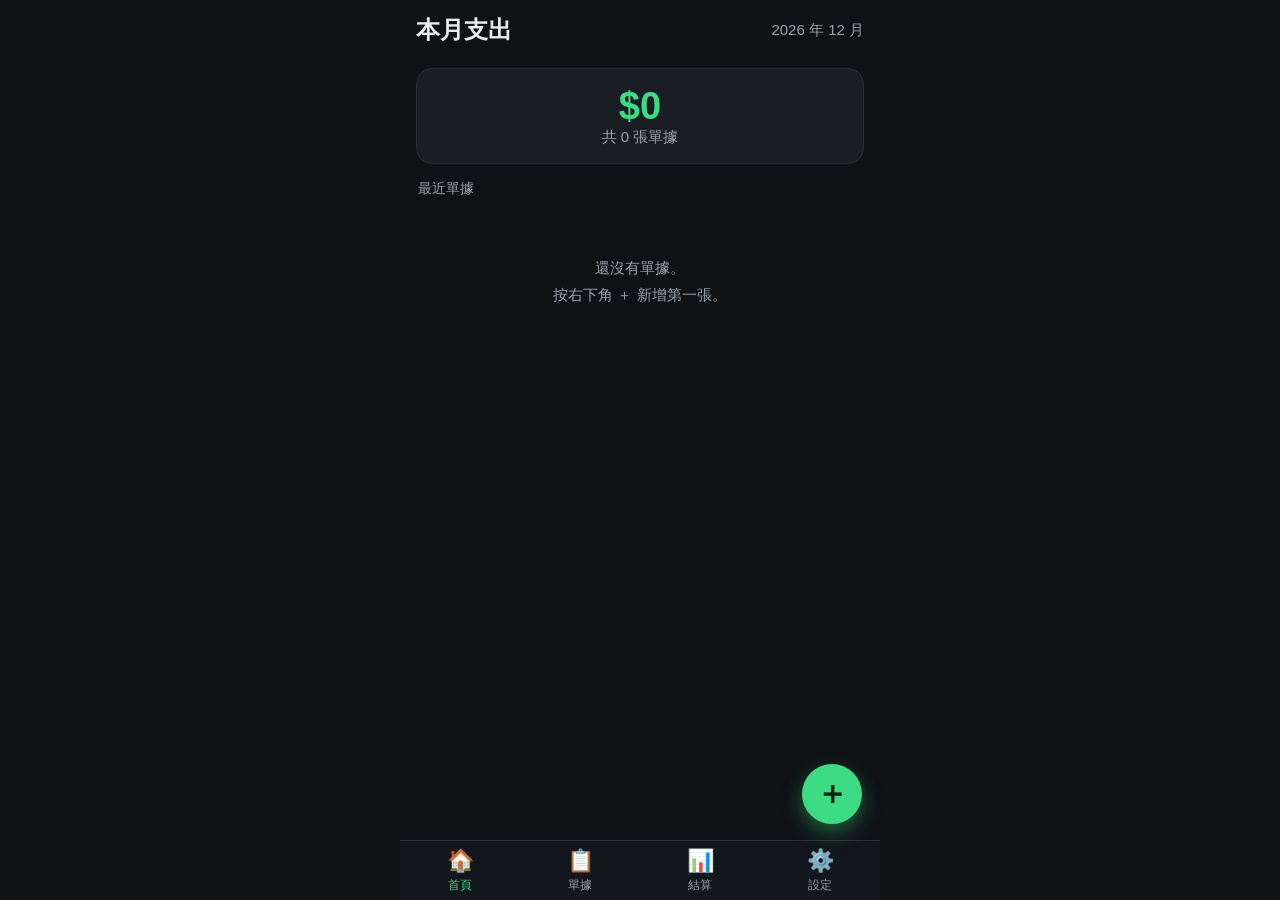
<file: index.html>
<!DOCTYPE html>
<html lang="zh-Hant">
<head>
<meta charset="utf-8">
<meta name="viewport" content="width=device-width, initial-scale=1, maximum-scale=1, viewport-fit=cover">
<title>餐廳記帳</title>
<link rel="stylesheet" href="styles.css?v=14">
</head>
<body>
  <div id="app">

    <!-- 首頁 -->
    <section class="screen" data-screen="home">
      <header class="hd"><div class="hd-title">本月支出</div><div class="hd-sub" id="homeMonthLabel">—</div></header>
      <div class="content">
        <div class="card center">
          <div class="big" id="homeTotal">$0</div>
          <div class="muted" id="homeCount">共 0 張單據</div>
        </div>
        <div class="muted sec-label">最近單據</div>
        <div id="homeRecent"></div>
      </div>
    </section>

    <!-- 單據庫 -->
    <section class="screen" data-screen="list" hidden>
      <header class="hd"><div class="hd-title">單據庫</div><div class="hd-sub" id="listCount">—</div></header>
      <div class="content"><div id="listAll"></div></div>
    </section>

    <!-- 結算：日 / 月 / 年 -->
    <section class="screen" data-screen="summary" hidden>
      <header class="hd"><div class="hd-title">結算</div></header>
      <div class="content">
        <div class="seg" id="sumSeg">
          <div data-m="day">日</div><div data-m="month" class="on">月</div><div data-m="year">年</div>
        </div>
        <div class="period-nav">
          <button id="sumPrev" aria-label="上一期">‹</button>
          <div id="sumLabel">—</div>
          <button id="sumNext" aria-label="下一期">›</button>
        </div>
        <div class="card center"><div class="big" id="sumTotal">$0</div><div class="muted" id="sumCount">共 0 張</div></div>
        <div class="muted sec-label">分類明細</div>
        <div id="sumBreakdown"></div>
      </div>
    </section>

    <!-- 設定（後面做） -->
    <section class="screen" data-screen="settings" hidden>
      <header class="hd"><div class="hd-title">設定</div></header>
      <div class="content">
        <div class="card">
          <div class="muted sec-label" style="margin-top:0">雲端同步（Google Sheet / Drive）</div>
          <div class="muted hint" id="syncState">尚未設定</div>
          <input id="fSyncUrl" class="text-input" placeholder="Apps Script 網址（/exec 結尾）" autocomplete="off" style="margin-bottom:8px">
          <input id="fSyncToken" class="text-input" placeholder="Token（跟 Apps Script 裡設的一樣）" autocomplete="off">
          <div style="display:flex;gap:8px;margin-top:10px">
            <button class="btn ghost" id="btnSyncTest" style="margin-top:0">測試連線</button>
            <button class="btn" id="btnSyncSave" style="margin-top:0">儲存</button>
          </div>
          <button class="btn ghost" id="btnSyncNow" style="margin-top:10px">立即同步</button>
          <div class="ocr-status" id="syncStatus" style="color:var(--sub)"></div>
        </div>
        <div class="card">
          <div class="muted sec-label" style="margin-top:0">資料</div>
          <button class="btn ghost" id="btnClearAll">清空所有單據（本機）</button>
        </div>
      </div>
    </section>

    <!-- 新增 / 編輯單據 -->
    <section class="screen sheet" data-screen="add" hidden>
      <header class="hd">
        <button class="hd-back" id="addCancel">✕</button>
        <div class="hd-title" id="addTitle">新增單據</div>
        <div style="width:32px"></div>
      </header>
      <div class="content">
        <!-- 照片 / OCR -->
        <div id="photoArea">
          <div class="photo-actions">
            <button class="btn ghost photo-btn" id="btnCamera">📷 拍照</button>
            <button class="btn ghost photo-btn" id="btnAlbum">🖼 選相</button>
          </div>
          <div id="ocrStatus" class="ocr-status"></div>
          <div id="photoPreview" hidden>
            <img id="photoImg" alt="單據影像">
            <button id="btnRemovePhoto" class="photo-remove">✕ 移除照片</button>
          </div>
          <input type="file" id="fileCamera" accept="image/*" capture="environment" hidden>
          <input type="file" id="fileAlbum" accept="image/*" hidden>
        </div>

        <button class="btn ghost" id="btnBatch" style="margin-top:10px">📚 一次入多張（連拍 / 多選）</button>

        <!-- 種類（先選種類，供應商欄只顯示這類的店） -->
        <div class="muted sec-label">種類</div>
        <div class="cat-grid" id="catGrid"></div>

        <!-- 人工專屬：選員工（金額照常直接填） -->
        <div id="employeeBox" hidden>
          <div class="muted sec-label">員工名稱</div>
          <select id="fEmployeeSel" class="text-input"></select>
        </div>

        <!-- 供應商（只列所選種類的供應商，可打字新增） -->
        <div id="supplierBox" hidden>
          <div class="muted sec-label">供應商名稱</div>
          <select id="fSupplierSel" class="text-input"></select>
          <input id="fSupplierNew" class="text-input" placeholder="輸入新供應商名稱" autocomplete="off" hidden style="margin-top:8px">
          <div class="muted hint" id="supplierHint"></div>
        </div>

        <!-- 金額 -->
        <div class="amt-row" id="amountRow" hidden>
          <span class="muted">金額</span>
          <input id="fAmount" class="amt-input" inputmode="decimal" placeholder="0.00">
        </div>

        <!-- 日期 + 備註 -->
        <div class="muted sec-label">日期</div>
        <input id="fDate" class="text-input" type="date">
        <div class="muted sec-label">備註（選填）</div>
        <input id="fNote" class="text-input" placeholder="補充說明">

        <button class="btn" id="btnSave">✓ 儲存</button>
        <button class="btn danger ghost" id="btnDelete" hidden>🗑 刪除這張</button>
      </div>
    </section>

    <!-- 批次入單 -->
    <section class="screen sheet" data-screen="batch" hidden>
      <header class="hd">
        <button class="hd-back" id="batchCancel">✕</button>
        <div class="hd-title">批次入單</div>
        <div class="hd-sub" id="batchCount"></div>
      </header>
      <div class="content">
        <div class="photo-actions">
          <button class="btn ghost photo-btn" id="btnBatchCam">📷 連拍</button>
          <button class="btn ghost photo-btn" id="btnBatchAlbum">🖼 多選</button>
        </div>
        <div class="muted hint" id="batchHint">拍或選多張單據（最多 20 張），會逐張自動辨識，下面每列都可即時改。</div>
        <div id="batchList"></div>
        <button class="btn" id="btnBatchSaveAll" hidden>✓ 全部儲存</button>
        <input type="file" id="fileBatchCam" accept="image/*" capture="environment" hidden>
        <input type="file" id="fileBatchAlbum" accept="image/*" multiple hidden>
      </div>
    </section>

    <!-- 底部分頁 -->
    <nav class="tabbar">
      <div class="tab on" data-go="home"><i>🏠</i>首頁</div>
      <div class="tab" data-go="list"><i>📋</i>單據</div>
      <div class="tab" data-go="summary"><i>📊</i>結算</div>
      <div class="tab" data-go="settings"><i>⚙️</i>設定</div>
    </nav>
    <button class="fab" id="fab">＋</button>

  </div>

  <script src="db.js?v=14"></script>
  <script src="classify.js?v=14"></script>
  <script src="ocr.js?v=14"></script>
  <script src="sync.js?v=14"></script>
  <script src="app.js?v=14"></script>
</body>
</html>
</file>
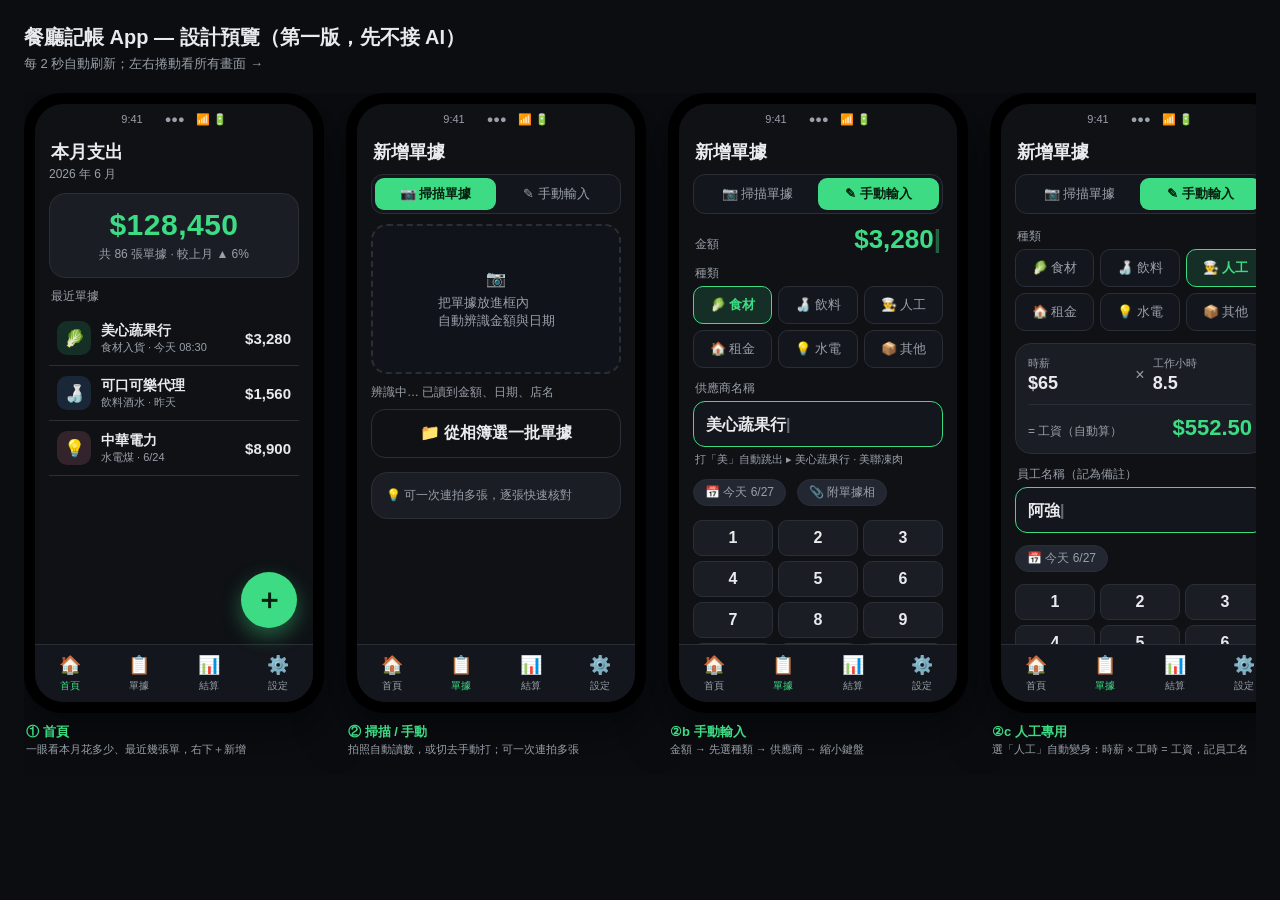
<file: mockups/preview.html>
<!DOCTYPE html>
<html lang="zh-Hant">
<head>
<meta charset="utf-8">
<meta name="viewport" content="width=device-width, initial-scale=1">
<title>餐廳記帳 App — 設計預覽</title>
<meta http-equiv="refresh" content="2">
<style>
  :root{
    --bg:#0f1115; --card:#1a1d24; --ink:#e8eaed; --sub:#9aa0aa;
    --accent:#3ddc84; --accent2:#ffb648; --line:#2a2e37; --danger:#ff6b6b;
  }
  *{box-sizing:border-box;font-family:-apple-system,"PingFang TC","Noto Sans CJK TC",sans-serif}
  body{margin:0;background:#0b0d11;color:var(--ink);padding:24px}
  h1{font-size:20px;margin:0 0 4px}
  .tag{color:var(--sub);font-size:13px;margin-bottom:20px}
  .rail{display:flex;gap:22px;overflow-x:auto;padding-bottom:18px}
  .col{flex:0 0 auto;width:300px}
  .cap{font-size:13px;color:var(--accent);margin:10px 2px 0;font-weight:700}
  .cap small{color:var(--sub);font-weight:400;display:block;margin-top:2px}
  .phone{width:300px;height:620px;background:#000;border-radius:38px;padding:11px;
    box-shadow:0 18px 50px rgba(0,0,0,.5)}
  .screen{width:100%;height:100%;background:var(--bg);border-radius:28px;overflow:hidden;
    display:flex;flex-direction:column;position:relative}
  .sb{height:30px;display:flex;align-items:center;justify-content:center;color:var(--sub);font-size:11px;flex:0 0 auto}
  .body{flex:1;overflow:hidden;padding:0 14px}
  .title{font-size:18px;font-weight:800;padding:6px 2px 2px}
  .muted{color:var(--sub);font-size:12px}
  .tabbar{flex:0 0 auto;height:58px;border-top:1px solid var(--line);display:flex;background:#13161c}
  .tabbar div{flex:1;display:flex;flex-direction:column;align-items:center;justify-content:center;
    gap:3px;font-size:10px;color:var(--sub)}
  .tabbar .on{color:var(--accent)}
  .tabbar i{font-size:18px;font-style:normal}
  .big{font-size:30px;font-weight:800;letter-spacing:.5px}
  .pill{display:inline-block;background:#222732;border:1px solid var(--line);border-radius:999px;
    padding:4px 11px;font-size:12px;margin:2px 4px 2px 0;color:var(--sub)}
  .pill.on{background:rgba(61,220,132,.15);border-color:var(--accent);color:var(--accent)}
  .rowitem{display:flex;align-items:center;gap:10px;padding:10px 8px;border-bottom:1px solid var(--line)}
  .dot{width:34px;height:34px;border-radius:10px;display:flex;align-items:center;justify-content:center;font-size:17px}
  .grow{flex:1;min-width:0}
  .grow .n{font-size:14px;font-weight:600}
  .grow .s{font-size:11px;color:var(--sub)}
  .amt{font-size:15px;font-weight:700}
  .card{background:var(--card);border:1px solid var(--line);border-radius:16px;padding:14px;margin:10px 0}
  .field{background:#13161c;border:1px solid var(--line);border-radius:12px;padding:10px 12px;margin:8px 0}
  .field .lab{font-size:11px;color:var(--sub)}
  .field .val{font-size:16px;font-weight:600;margin-top:3px}
  .field.edit{border-color:var(--accent)}
  .scanbox{margin:10px 0;height:150px;border:2px dashed var(--line);border-radius:16px;
    display:flex;flex-direction:column;align-items:center;justify-content:center;color:var(--sub);gap:6px;background:#101319}
  .btn{background:var(--accent);color:#06210f;font-weight:800;text-align:center;border-radius:14px;padding:13px;margin-top:8px}
  .btn.ghost{background:transparent;border:1px solid var(--line);color:var(--ink);font-weight:600}
  .fab{position:absolute;right:16px;bottom:74px;width:56px;height:56px;border-radius:50%;
    background:var(--accent);color:#06210f;display:flex;align-items:center;justify-content:center;
    font-size:28px;font-weight:700;box-shadow:0 8px 20px rgba(61,220,132,.4)}
  .seg{display:flex;background:#13161c;border:1px solid var(--line);border-radius:12px;padding:3px;margin:8px 0}
  .seg div{flex:1;text-align:center;font-size:13px;padding:7px;border-radius:9px;color:var(--sub)}
  .seg .on{background:var(--accent);color:#06210f;font-weight:700}
  .bar{display:flex;align-items:center;gap:8px;margin:9px 0;font-size:12px}
  .bar .track{flex:1;height:8px;background:#222732;border-radius:99px;overflow:hidden}
  .bar .fill{height:100%;border-radius:99px}
  .note{width:340px;flex:0 0 auto;line-height:1.7;font-size:14px;color:var(--ink)}
  .note h2{font-size:15px;color:var(--accent2);margin:18px 0 6px}
  .note ul{padding-left:18px;margin:6px 0}
  .note li{margin:4px 0}
  .key{background:#1a1d24;border:1px solid var(--line);border-radius:11px;
    text-align:center;padding:13px 0;font-size:20px;font-weight:600}
  .key.sm{padding:8px 0;font-size:16px;border-radius:9px}
  .catmini{background:#13161c;border:1px solid var(--line);border-radius:10px;
    text-align:center;padding:9px 0;font-size:13px;color:var(--sub)}
  .catmini.on{background:rgba(61,220,132,.15);border-color:var(--accent);color:var(--accent);font-weight:700}
</style>
</head>
<body>
  <h1>餐廳記帳 App — 設計預覽（第一版，先不接 AI）</h1>
  <div class="tag">每 2 秒自動刷新；左右捲動看所有畫面 →</div>

  <div class="rail">

    <!-- 1 首頁 -->
    <div class="col">
      <div class="phone"><div class="screen">
        <div class="sb">9:41　　●●●　📶 🔋</div>
        <div class="body">
          <div class="title">本月支出</div>
          <div class="muted">2026 年 6 月</div>
          <div class="card" style="text-align:center">
            <div class="big" style="color:var(--accent)">$128,450</div>
            <div class="muted" style="margin-top:4px">共 86 張單據 · 較上月 ▲ 6%</div>
          </div>
          <div class="muted" style="margin:6px 2px">最近單據</div>
          <div class="rowitem"><div class="dot" style="background:rgba(61,220,132,.15)">🥬</div>
            <div class="grow"><div class="n">美心蔬果行</div><div class="s">食材入貨 · 今天 08:30</div></div>
            <div class="amt">$3,280</div></div>
          <div class="rowitem"><div class="dot" style="background:rgba(90,169,255,.15)">🍶</div>
            <div class="grow"><div class="n">可口可樂代理</div><div class="s">飲料酒水 · 昨天</div></div>
            <div class="amt">$1,560</div></div>
          <div class="rowitem"><div class="dot" style="background:rgba(255,143,163,.15)">💡</div>
            <div class="grow"><div class="n">中華電力</div><div class="s">水電煤 · 6/24</div></div>
            <div class="amt">$8,900</div></div>
        </div>
        <div class="fab">＋</div>
        <div class="tabbar">
          <div class="on"><i>🏠</i>首頁</div><div><i>📋</i>單據</div>
          <div><i>📊</i>結算</div><div><i>⚙️</i>設定</div>
        </div>
      </div></div>
      <div class="cap">① 首頁<small>一眼看本月花多少、最近幾張單，右下＋新增</small></div>
    </div>

    <!-- 2 掃描 -->
    <div class="col">
      <div class="phone"><div class="screen">
        <div class="sb">9:41　　●●●　📶 🔋</div>
        <div class="body">
          <div class="title">新增單據</div>
          <div class="seg"><div class="on">📷 掃描單據</div><div>✎ 手動輸入</div></div>
          <div class="scanbox">📷<div style="font-size:13px">把單據放進框內<br>自動辨識金額與日期</div></div>
          <div class="muted">辨識中… 已讀到金額、日期、店名</div>
          <div class="btn ghost">📁 從相簿選一批單據</div>
          <div class="card" style="margin-top:14px">
            <div class="muted">💡 可一次連拍多張，逐張快速核對</div>
          </div>
        </div>
        <div class="tabbar">
          <div><i>🏠</i>首頁</div><div class="on"><i>📋</i>單據</div>
          <div><i>📊</i>結算</div><div><i>⚙️</i>設定</div>
        </div>
      </div></div>
      <div class="cap">② 掃描 / 手動<small>拍照自動讀數，或切去手動打；可一次連拍多張</small></div>
    </div>

    <!-- 2b 手動輸入 -->
    <div class="col">
      <div class="phone"><div class="screen">
        <div class="sb">9:41　　●●●　📶 🔋</div>
        <div class="body" style="padding:0 14px;display:flex;flex-direction:column;overflow:auto">
          <div class="title">新增單據</div>
          <div class="seg"><div>📷 掃描單據</div><div class="on">✎ 手動輸入</div></div>
          <!-- 金額 -->
          <div style="display:flex;align-items:baseline;justify-content:space-between;padding:2px 2px 0">
            <span class="muted">金額</span>
            <span style="font-size:26px;font-weight:800;color:var(--accent)">$3,280<span style="opacity:.4">|</span></span>
          </div>
          <!-- 種類（先選） -->
          <div style="font-size:12px;color:var(--sub);margin:10px 2px 4px">種類</div>
          <div style="display:grid;grid-template-columns:1fr 1fr 1fr;gap:6px">
            <div class="catmini on">🥬 食材</div><div class="catmini">🍶 飲料</div><div class="catmini">👨‍🍳 人工</div>
            <div class="catmini">🏠 租金</div><div class="catmini">💡 水電</div><div class="catmini">📦 其他</div>
          </div>
          <!-- 供應商（種類之下） -->
          <div style="font-size:12px;color:var(--sub);margin:12px 2px 4px">供應商名稱</div>
          <div class="field" style="margin:0;border-color:var(--accent)"><div class="val">美心蔬果行<span style="opacity:.4">|</span></div></div>
          <div class="muted" style="font-size:11px;margin:5px 2px 0">打「美」自動跳出 ▸ 美心蔬果行 · 美聯凍肉</div>
          <!-- 日期 -->
          <div style="display:flex;gap:7px;margin:10px 0 4px">
            <span class="pill" style="padding:4px 11px">📅 今天 6/27</span>
            <span class="pill" style="padding:4px 11px">📎 附單據相</span>
          </div>
          <!-- 較小的數字鍵盤 -->
          <div style="display:grid;grid-template-columns:1fr 1fr 1fr;gap:5px;margin-top:8px">
            <div class="key sm">1</div><div class="key sm">2</div><div class="key sm">3</div>
            <div class="key sm">4</div><div class="key sm">5</div><div class="key sm">6</div>
            <div class="key sm">7</div><div class="key sm">8</div><div class="key sm">9</div>
            <div class="key sm">.</div><div class="key sm">0</div><div class="key sm">⌫</div>
          </div>
          <div class="btn" style="margin:10px 0 14px">✓ 儲存</div>
        </div>
        <div class="tabbar">
          <div><i>🏠</i>首頁</div><div class="on"><i>📋</i>單據</div>
          <div><i>📊</i>結算</div><div><i>⚙️</i>設定</div>
        </div>
      </div></div>
      <div class="cap">②b 手動輸入<small>金額 → 先選種類 → 供應商 → 縮小鍵盤</small></div>
    </div>

    <!-- 2c 人工專用 -->
    <div class="col">
      <div class="phone"><div class="screen">
        <div class="sb">9:41　　●●●　📶 🔋</div>
        <div class="body" style="padding:0 14px;display:flex;flex-direction:column;overflow:auto">
          <div class="title">新增單據</div>
          <div class="seg"><div>📷 掃描單據</div><div class="on">✎ 手動輸入</div></div>
          <div style="font-size:12px;color:var(--sub);margin:6px 2px 4px">種類</div>
          <div style="display:grid;grid-template-columns:1fr 1fr 1fr;gap:6px">
            <div class="catmini">🥬 食材</div><div class="catmini">🍶 飲料</div><div class="catmini on">👨‍🍳 人工</div>
            <div class="catmini">🏠 租金</div><div class="catmini">💡 水電</div><div class="catmini">📦 其他</div>
          </div>
          <!-- 人工專屬：時薪 × 工時 -->
          <div class="card" style="margin:12px 0 0;padding:12px">
            <div style="display:flex;gap:8px">
              <div style="flex:1"><div class="lab muted" style="font-size:11px">時薪</div>
                <div style="font-size:18px;font-weight:700;margin-top:2px">$65</div></div>
              <div style="align-self:center;color:var(--sub)">×</div>
              <div style="flex:1"><div class="lab muted" style="font-size:11px">工作小時</div>
                <div style="font-size:18px;font-weight:700;margin-top:2px">8.5</div></div>
            </div>
            <div style="border-top:1px solid var(--line);margin-top:10px;padding-top:10px;display:flex;justify-content:space-between;align-items:baseline">
              <span class="muted">= 工資（自動算）</span>
              <span style="font-size:22px;font-weight:800;color:var(--accent)">$552.50</span>
            </div>
          </div>
          <!-- 員工名稱（備註） -->
          <div style="font-size:12px;color:var(--sub);margin:12px 2px 4px">員工名稱（記為備註）</div>
          <div class="field" style="margin:0;border-color:var(--accent)"><div class="val">阿強<span style="opacity:.4">|</span></div></div>
          <div style="display:flex;gap:7px;margin:10px 0 4px">
            <span class="pill" style="padding:4px 11px">📅 今天 6/27</span>
          </div>
          <div style="display:grid;grid-template-columns:1fr 1fr 1fr;gap:5px;margin-top:6px">
            <div class="key sm">1</div><div class="key sm">2</div><div class="key sm">3</div>
            <div class="key sm">4</div><div class="key sm">5</div><div class="key sm">6</div>
            <div class="key sm">7</div><div class="key sm">8</div><div class="key sm">9</div>
            <div class="key sm">.</div><div class="key sm">0</div><div class="key sm">⌫</div>
          </div>
          <div class="btn" style="margin:10px 0 14px">✓ 儲存工資</div>
        </div>
        <div class="tabbar">
          <div><i>🏠</i>首頁</div><div class="on"><i>📋</i>單據</div>
          <div><i>📊</i>結算</div><div><i>⚙️</i>設定</div>
        </div>
      </div></div>
      <div class="cap">②c 人工專用<small>選「人工」自動變身：時薪 × 工時 = 工資，記員工名</small></div>
    </div>

    <!-- 3 核對 -->
    <div class="col">
      <div class="phone"><div class="screen">
        <div class="sb">9:41　　●●●　📶 🔋</div>
        <div class="body">
          <div class="title">核對 & 分類</div>
          <div class="muted">辨識好了，看一眼有沒有錯</div>
          <div class="field edit"><div class="lab">金額</div><div class="val">$3,280.00</div></div>
          <div class="field"><div class="lab">日期</div><div class="val">2026-06-27</div></div>
          <div class="field"><div class="lab">店家 / 供應商</div><div class="val">美心蔬果行</div></div>
          <div style="margin:10px 2px 4px;font-size:12px;color:var(--sub)">分類（自動猜：食材入貨 ✓）</div>
          <div>
            <span class="pill on">🥬 食材入貨</span><span class="pill">🍶 飲料酒水</span>
            <span class="pill">👨‍🍳 人工</span><span class="pill">💡 水電煤</span>
            <span class="pill">🧻 清潔耗材</span><span class="pill">📦 其他</span>
          </div>
          <div class="btn">✓ 儲存這張</div>
        </div>
        <div class="tabbar">
          <div><i>🏠</i>首頁</div><div class="on"><i>📋</i>單據</div>
          <div><i>📊</i>結算</div><div><i>⚙️</i>設定</div>
        </div>
      </div></div>
      <div class="cap">③ 核對 & 分類<small>自動填好＋自動猜分類，錯了當場改，按儲存</small></div>
    </div>

    <!-- 4 結算 -->
    <div class="col">
      <div class="phone"><div class="screen">
        <div class="sb">9:41　　●●●　📶 🔋</div>
        <div class="body">
          <div class="title">結算</div>
          <div class="seg"><div>日</div><div class="on">月</div><div>年</div></div>
          <div class="muted">2026 年 6 月 · 總支出</div>
          <div class="big" style="color:var(--accent2)">$128,450</div>
          <div style="margin-top:12px">
            <div class="bar"><span style="width:62px">🥬 食材</span><div class="track"><div class="fill" style="width:55%;background:#3ddc84"></div></div><b>$70k</b></div>
            <div class="bar"><span style="width:62px">👨‍🍳 人工</span><div class="track"><div class="fill" style="width:25%;background:#ffb648"></div></div><b>$32k</b></div>
            <div class="bar"><span style="width:62px">🏠 租金</span><div class="track"><div class="fill" style="width:12%;background:#b58cff"></div></div><b>$15k</b></div>
            <div class="bar"><span style="width:62px">💡 水電</span><div class="track"><div class="fill" style="width:7%;background:#ff8fa3"></div></div><b>$9k</b></div>
          </div>
          <div class="btn">⤓ 匯出試算表（Excel / CSV）</div>
        </div>
        <div class="tabbar">
          <div><i>🏠</i>首頁</div><div><i>📋</i>單據</div>
          <div class="on"><i>📊</i>結算</div><div><i>⚙️</i>設定</div>
        </div>
      </div></div>
      <div class="cap">④ 日/月/年結<small>切日月年，按分類看比重，一鍵匯出試算表</small></div>
    </div>

    <!-- 5 匯出 -->
    <div class="col">
      <div class="phone"><div class="screen">
        <div class="sb">9:41　　●●●　📶 🔋</div>
        <div class="body">
          <div class="title">匯出試算表</div>
          <div class="muted">選範圍與格式</div>
          <div class="field"><div class="lab">期間</div><div class="val">2026 年 6 月</div></div>
          <div class="seg"><div class="on">Excel</div><div>CSV</div></div>
          <div class="card">
            <div class="muted" style="margin-bottom:6px">內容預覽</div>
            <div style="font-size:11px;line-height:1.9;font-family:monospace;color:var(--sub)">
              日期&nbsp;&nbsp;&nbsp;&nbsp;分類&nbsp;&nbsp;&nbsp;店家&nbsp;&nbsp;&nbsp;金額<br>
              06-27&nbsp;食材&nbsp;&nbsp;美心&nbsp;&nbsp;3,280<br>
              06-26&nbsp;飲料&nbsp;&nbsp;可樂&nbsp;&nbsp;1,560<br>
              06-24&nbsp;水電&nbsp;&nbsp;中電&nbsp;&nbsp;8,900<br>
              …（含每月分類小計）
            </div>
          </div>
          <div class="btn">📤 匯出並分享（WhatsApp / Email）</div>
          <div class="muted" style="text-align:center;margin-top:8px">將來可加：直接存到 Google Sheets</div>
        </div>
        <div class="tabbar">
          <div><i>🏠</i>首頁</div><div><i>📋</i>單據</div>
          <div class="on"><i>📊</i>結算</div><div><i>⚙️</i>設定</div>
        </div>
      </div></div>
      <div class="cap">⑤ 匯出<small>Excel/CSV，含明細＋分類小計，直接分享出去</small></div>
    </div>

    <!-- 說明 -->
    <div class="note">
      <h2>第一版功能清單</h2>
      <ul>
        <li><b>記一筆</b>：掃描單據（OCR 自動讀金額/日期/店名）或手動輸入</li>
        <li><b>自動分類</b>：供應商記憶 ＋ 關鍵字（免費、離線；用越久越準）</li>
        <li><b>單據庫</b>：每張存影像當憑證，可搜尋、改、刪</li>
        <li><b>日 / 月 / 年結</b>：按分類看金額與比重</li>
        <li><b>匯出試算表</b>：Excel / CSV，含明細與分類小計，可分享</li>
        <li><b>連結下載</b>：用網頁 App（PWA），開連結「加到主畫面」即用，雙系統通吃，免上架</li>
      </ul>
      <h2>預留將來</h2>
      <ul>
        <li>AI 自動分類開關（要時再加後台＋Key）</li>
        <li>直接同步到 Google Sheets</li>
        <li>多人/多分店</li>
      </ul>
      <h2>還想跟你確認兩件小事</h2>
      <ul>
        <li>分類就用這 <b>8 個</b>（食材入貨／飲料酒水／人工／租金／水電煤／設備維修／清潔耗材／其他）夠嗎？要加要減？</li>
        <li>匯出主打 <b>Excel/CSV 檔分享</b>，方向 OK 嗎？</li>
      </ul>
    </div>

  </div>
</body>
</html>
</file>
<file: styles.css>
:root{
  --bg:#0f1115; --card:#1a1d24; --ink:#e8eaed; --sub:#9aa0aa;
  --accent:#3ddc84; --accent2:#ffb648; --line:#2a2e37; --danger:#ff6b6b;
}
*{box-sizing:border-box;font-family:-apple-system,"PingFang TC","Noto Sans CJK TC",sans-serif;-webkit-tap-highlight-color:transparent}
html,body{margin:0;height:100%}
body{background:var(--bg);color:var(--ink);overflow:hidden}
#app{height:100dvh;display:flex;flex-direction:column;position:relative;max-width:480px;margin:0 auto}

.screen{flex:1;display:flex;flex-direction:column;overflow:hidden}
.screen[hidden]{display:none}

.hd{flex:0 0 auto;display:flex;align-items:center;gap:10px;padding:calc(env(safe-area-inset-top) + 14px) 16px 12px}
.hd-title{font-size:24px;font-weight:800;flex:1}
.hd-sub{font-size:15px;color:var(--sub)}
.hd-back{background:none;border:none;color:var(--ink);font-size:24px;width:34px;height:34px}

.content{flex:1;overflow-y:auto;padding:0 16px calc(env(safe-area-inset-bottom) + 96px)}
.muted{color:var(--sub);font-size:15px}
.sec-label{margin:16px 2px 6px;font-size:14px}
.hint{margin:5px 2px 0;font-size:13px;min-height:16px}
.center{text-align:center}
.big{font-size:38px;font-weight:800;color:var(--accent)}

.card{background:var(--card);border:1px solid var(--line);border-radius:16px;padding:16px;margin:10px 0}

/* 列表項目 */
.item{display:flex;align-items:center;gap:11px;padding:13px 8px;border-bottom:1px solid var(--line)}
.item:active{background:#171a21}
.item .dot{width:42px;height:42px;border-radius:12px;display:flex;align-items:center;justify-content:center;font-size:21px;flex:0 0 auto}
.item .mid{flex:1;min-width:0}
.item .mid .n{font-size:18px;font-weight:600;white-space:nowrap;overflow:hidden;text-overflow:ellipsis}
.item .mid .s{font-size:14px;color:var(--sub)}
.item .amt{font-size:20px;font-weight:700}
.day-head{font-size:15px;color:var(--sub);margin:16px 2px 4px;font-weight:700}
.empty{text-align:center;color:var(--sub);font-size:15px;padding:50px 20px;line-height:1.8}

/* 底部分頁 */
.tabbar{flex:0 0 auto;height:calc(60px + env(safe-area-inset-bottom));padding-bottom:env(safe-area-inset-bottom);
  border-top:1px solid var(--line);display:flex;background:#13161c;position:absolute;left:0;right:0;bottom:0}
.tab{flex:1;display:flex;flex-direction:column;align-items:center;justify-content:center;gap:3px;font-size:12px;color:var(--sub)}
.tab.on{color:var(--accent)}
.tab i{font-size:22px;font-style:normal}

.fab{position:absolute;right:18px;bottom:calc(76px + env(safe-area-inset-bottom));width:60px;height:60px;border-radius:50%;
  background:var(--accent);color:#06210f;border:none;font-size:32px;font-weight:700;
  box-shadow:0 8px 20px rgba(61,220,132,.4)}
.fab:active{transform:scale(.94)}

/* 新增單據（蓋住全螢幕） */
.sheet{position:absolute;inset:0;background:var(--bg);z-index:20}

.seg{display:flex;background:#13161c;border:1px solid var(--line);border-radius:12px;padding:3px;margin:6px 0}
.seg div{flex:1;text-align:center;font-size:15px;padding:9px;border-radius:9px;color:var(--sub)}
.seg .on{background:var(--accent);color:#06210f;font-weight:700}
.seg .dim{opacity:.45}

.amt-row{display:flex;align-items:center;justify-content:space-between;gap:10px;margin:14px 0 2px;
  background:#13161c;border:1px solid var(--line);border-radius:12px;padding:12px 14px}
.amt-input{background:none;border:none;color:var(--accent);font-size:30px;font-weight:800;text-align:right;width:60%;outline:none}
.amt-input::placeholder{color:#3a4250}

.cat-grid{display:grid;grid-template-columns:1fr 1fr 1fr 1fr;gap:7px}
.cat{background:#13161c;border:1px solid var(--line);border-radius:11px;text-align:center;
  padding:11px 2px;font-size:14px;color:var(--sub);display:flex;flex-direction:column;gap:3px}
.cat .ico{font-size:22px}
.cat.on{background:rgba(61,220,132,.15);border-color:var(--accent);color:var(--accent);font-weight:700}

.text-input{width:100%;background:#13161c;border:1px solid var(--line);border-radius:12px;
  padding:13px 14px;color:var(--ink);font-size:17px;outline:none}
.text-input:focus{border-color:var(--accent)}

/* 人工 */
.labor-card{margin:10px 0 0}
.labor-inputs{display:flex;align-items:flex-end;gap:10px}
.labor-inputs label{flex:1;font-size:13px;color:var(--sub);display:flex;flex-direction:column;gap:5px}
.times{color:var(--sub);padding-bottom:10px;font-size:16px}
.mini-input{background:#0f1115;border:1px solid var(--line);border-radius:10px;padding:11px;color:var(--ink);font-size:19px;font-weight:700;outline:none;width:100%}
.mini-input:focus{border-color:var(--accent)}
.labor-total{border-top:1px solid var(--line);margin-top:12px;padding-top:12px;display:flex;justify-content:space-between;align-items:baseline}
.labor-total b{font-size:26px;color:var(--accent)}

.btn{width:100%;background:var(--accent);color:#06210f;font-weight:800;text-align:center;
  border:none;border-radius:14px;padding:16px;margin-top:18px;font-size:18px}
.btn:active{transform:scale(.99)}
.btn.ghost{background:transparent;border:1px solid var(--line);color:var(--ink);font-weight:600}
.btn.danger.ghost{color:var(--danger);border-color:rgba(255,107,107,.4)}

/* 照片 / OCR */
#photoArea{margin-top:10px}
.photo-actions{display:flex;gap:8px}
.photo-btn{margin-top:0;flex:1;padding:13px}
.ocr-status{font-size:14px;color:var(--accent2);min-height:18px;margin:8px 2px 0}
.ocr-status.err{color:var(--danger)}
#photoPreview{margin-top:10px;position:relative}
#photoPreview img{width:100%;max-height:240px;object-fit:contain;border:1px solid var(--line);border-radius:12px;background:#0b0d11}
.photo-remove{position:absolute;top:8px;right:8px;background:rgba(0,0,0,.6);color:#fff;border:none;
  border-radius:8px;padding:7px 11px;font-size:14px}
.item .thumb{width:42px;height:42px;border-radius:10px;object-fit:cover;flex:0 0 auto}

/* 批次入單草稿列 */
.draft{background:var(--card);border:1px solid var(--line);border-radius:14px;padding:12px;margin:10px 0}
.draft.invalid{border-color:rgba(255,107,107,.6)}
.draft-top{display:flex;align-items:center;gap:10px}
.draft-thumb{width:48px;height:48px;border-radius:10px;overflow:hidden;flex:0 0 auto;background:#0b0d11;border:1px solid var(--line)}
.draft-thumb img{width:100%;height:100%;object-fit:cover}
.draft-cat{flex:1;min-width:0;background:#13161c;border:1px solid var(--line);border-radius:10px;color:var(--ink);font-size:16px;padding:11px;outline:none}
.draft-cat:focus{border-color:var(--accent)}
.draft-del{background:none;border:none;color:var(--danger);font-size:20px;width:36px;height:36px;flex:0 0 auto}
.draft-sup{margin-top:8px}
.draft-sup-new{margin-top:8px}
.draft-row2{display:flex;gap:8px;margin-top:8px}
.draft-amt{flex:1;min-width:0;text-align:right;font-weight:700;color:var(--accent)}
.draft-date{flex:1;min-width:0}
.draft-status{margin-top:6px;font-size:13px;min-height:16px;color:var(--accent2)}
.draft-status.done{color:var(--sub)}
.draft-status.err{color:var(--danger)}

/* 結算 */
.period-nav{display:flex;align-items:center;justify-content:space-between;gap:10px;margin:10px 0}
.period-nav button{background:#13161c;border:1px solid var(--line);color:var(--ink);
  border-radius:10px;width:48px;height:44px;font-size:24px}
.period-nav button:active{background:#1d212a}
#sumLabel{font-size:18px;font-weight:700;flex:1;text-align:center}
.sbar{display:flex;align-items:center;gap:8px;margin:13px 0;font-size:15px}
.sbar .lab{width:104px;display:flex;align-items:center;gap:5px;flex:0 0 auto}
.sbar .track{flex:1;height:10px;background:#222732;border-radius:99px;overflow:hidden}
.sbar .fill{height:100%;border-radius:99px}
.sbar .val{width:82px;text-align:right;font-weight:700;flex:0 0 auto}
.sbar .pct{width:40px;text-align:right;color:var(--sub);font-size:13px;flex:0 0 auto}
</file>
